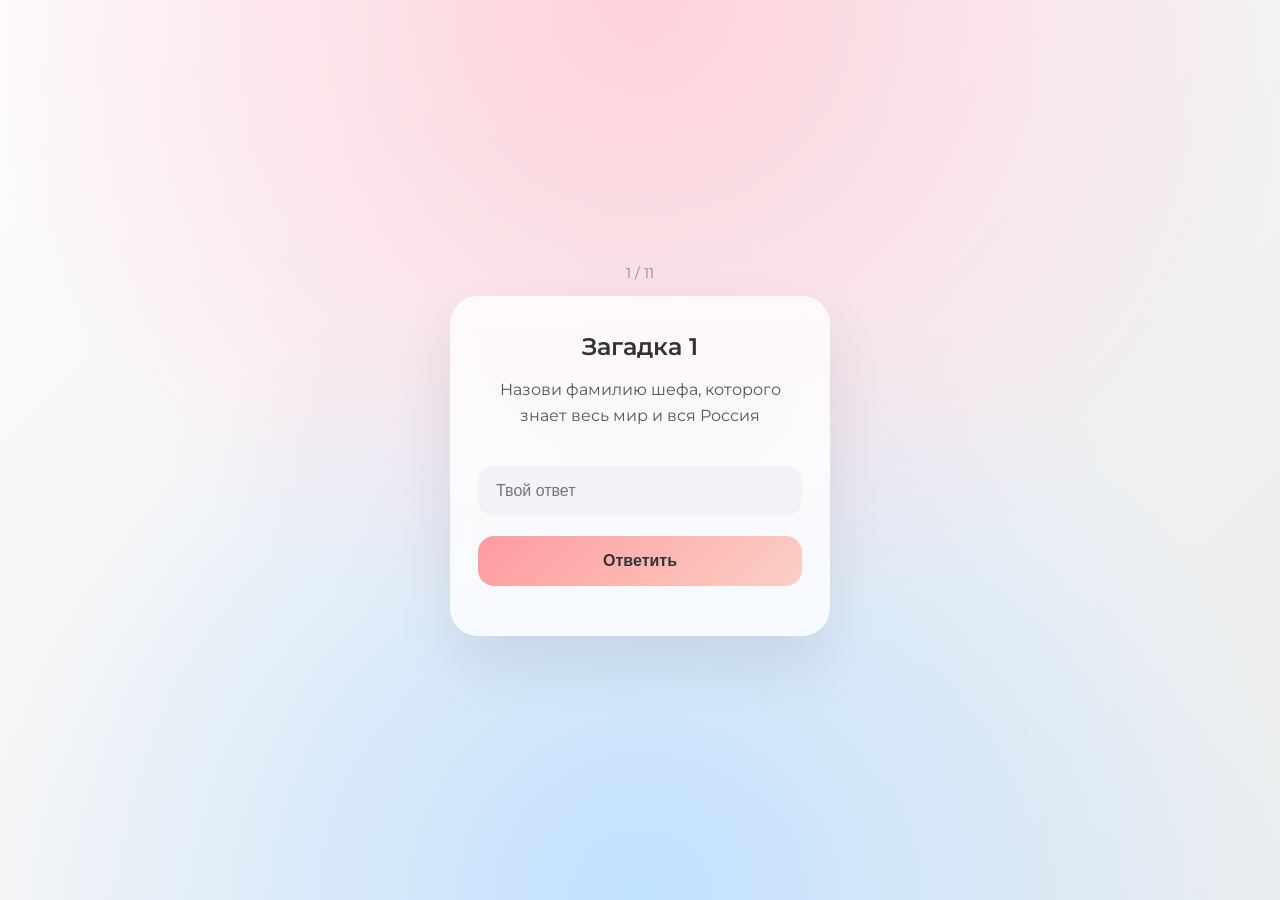
<file: index.html>
<!DOCTYPE html>
<html lang="ru">
<head>
    <meta charset="UTF-8">
    <meta name="viewport" content="width=device-width, initial-scale=1.0">
    <title>Квест 💜</title>
    <link rel="stylesheet" href="style.css">
</head>
<body>

<div class="app">
    <div class="progress" id="progress">1 / 8</div>

    <div class="card">
        <h1 id="question">Загадка</h1>
        <p id="text">Текст загадки будет здесь</p>

        <input type="text" id="answer" placeholder="Твой ответ">
        <button onclick="submitAnswer()">Ответить</button>

        <p class="message" id="message"></p>
    </div>
</div>

<script src="script.js"></script>
</body>
</html>
</file>
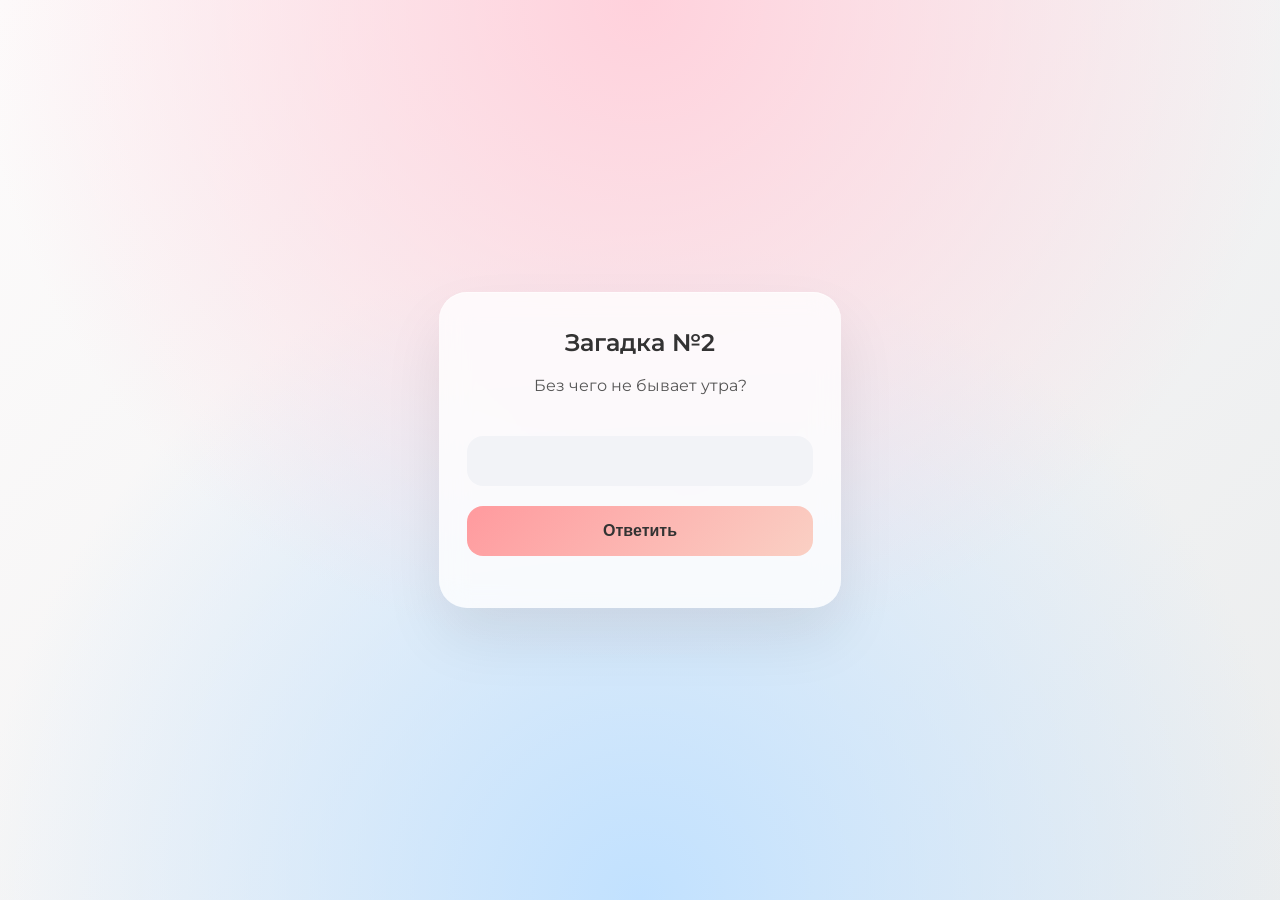
<file: level2.html>
<!DOCTYPE html>
<html lang="ru">
<head>
    <meta charset="UTF-8">
    <meta name="viewport" content="width=device-width, initial-scale=1.0">
    <title>Загадка №2</title>
    <link rel="stylesheet" href="style.css">
</head>
<body>
    <div class="card">
        <h1>Загадка №2</h1>
        <p>
            Без чего не бывает утра?
        </p>

        <input type="text" id="answer">
        <button onclick="checkAnswer2()">Ответить</button>

        <p id="message"></p>
    </div>

    <script>
        function checkAnswer2() {
            const answer = document.getElementById("answer").value.trim().toLowerCase();
            if (answer === "ночь") {
                document.body.innerHTML = "<h1>🎉 Ты прошла квест!</h1>";
            } else {
                document.getElementById("message").textContent =
                    "❌ Неправильно!";
            }
        }
    </script>
</body>
</html>
</file>
<file: style.css>
@import url('https://fonts.googleapis.com/css2?family=Montserrat:wght@300;400;600&display=swap');

* {
    box-sizing: border-box;
}

body {
    margin: 0;
    font-family: 'Montserrat', sans-serif;
    min-height: 100vh;
    background:
        radial-gradient(circle at top, #ffd1dc, transparent 60%),
        radial-gradient(circle at bottom, #c1e1ff, transparent 60%),
        linear-gradient(135deg, #fdfbfb, #ebedee);
    display: flex;
    align-items: center;
    justify-content: center;
}

.app {
    width: min(100vw, 420px);
    padding: 20px;
}

.progress {
    text-align: center;
    font-size: 14px;
    color: #888;
    margin-bottom: 14px;
}

.card {
    background: rgba(255, 255, 255, 0.78);
    backdrop-filter: blur(14px);
    -webkit-backdrop-filter: blur(14px);
    border-radius: 28px;
    padding: 36px 28px;
    box-shadow:
        0 30px 60px rgba(0, 0, 0, 0.08),
        inset 0 1px 0 rgba(255, 255, 255, 0.5);
    text-align: center;
    animation: fadeIn 0.6s ease;
}

h1 {
    margin-top: 0;
    font-weight: 600;
    font-size: 24px;
    color: #333;
}

p {
    font-size: 16px;
    color: #555;
    line-height: 1.6;
}

input {
    margin-top: 22px;
    width: 100%;
    padding: 16px 18px;
    border-radius: 16px;
    border: none;
    outline: none;
    font-size: 16px;
    background: #f2f3f7;
    transition: background 0.3s;
}

input:focus {
    background: #e9ebf2;
}

button {
    margin-top: 20px;
    width: 100%;
    padding: 16px;
    border-radius: 16px;
    border: none;
    font-size: 16px;
    font-weight: 600;
    cursor: pointer;
    background: linear-gradient(135deg, #ff9a9e, #fad0c4);
    color: #333;
    transition: transform 0.2s, box-shadow 0.2s;
}

button:hover {
    transform: translateY(-2px);
    box-shadow: 0 14px 30px rgba(255, 154, 158, 0.45);
}

.message {
    margin-top: 14px;
    font-size: 14px;
    color: #c0392b;
}

.final-img {
    margin-top: 24px;
    width: 100%;
    border-radius: 20px;
}

@keyframes fadeIn {
    from {
        opacity: 0;
        transform: translateY(12px);
    }
    to {
        opacity: 1;
        transform: translateY(0);
    }
}

@media (max-width: 480px) {
    h1 {
        font-size: 22px;
    }
}
</file>
